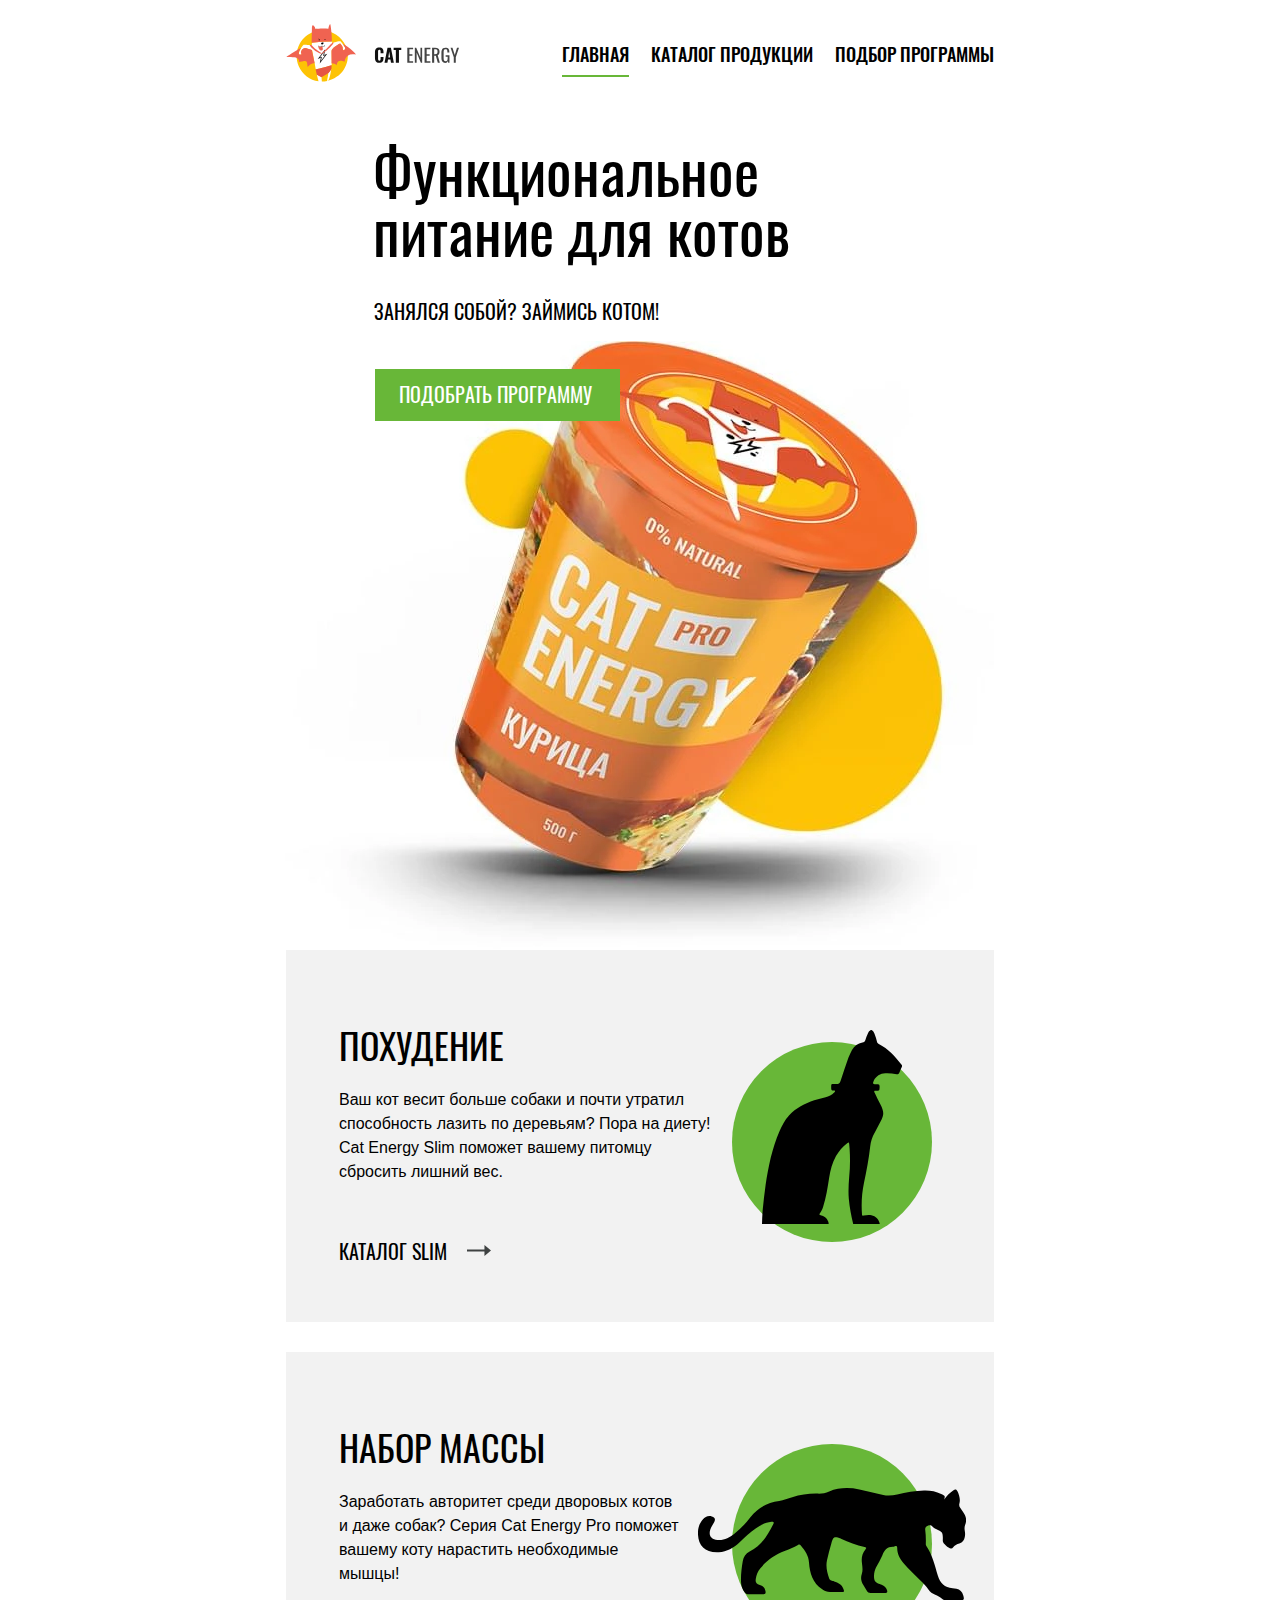
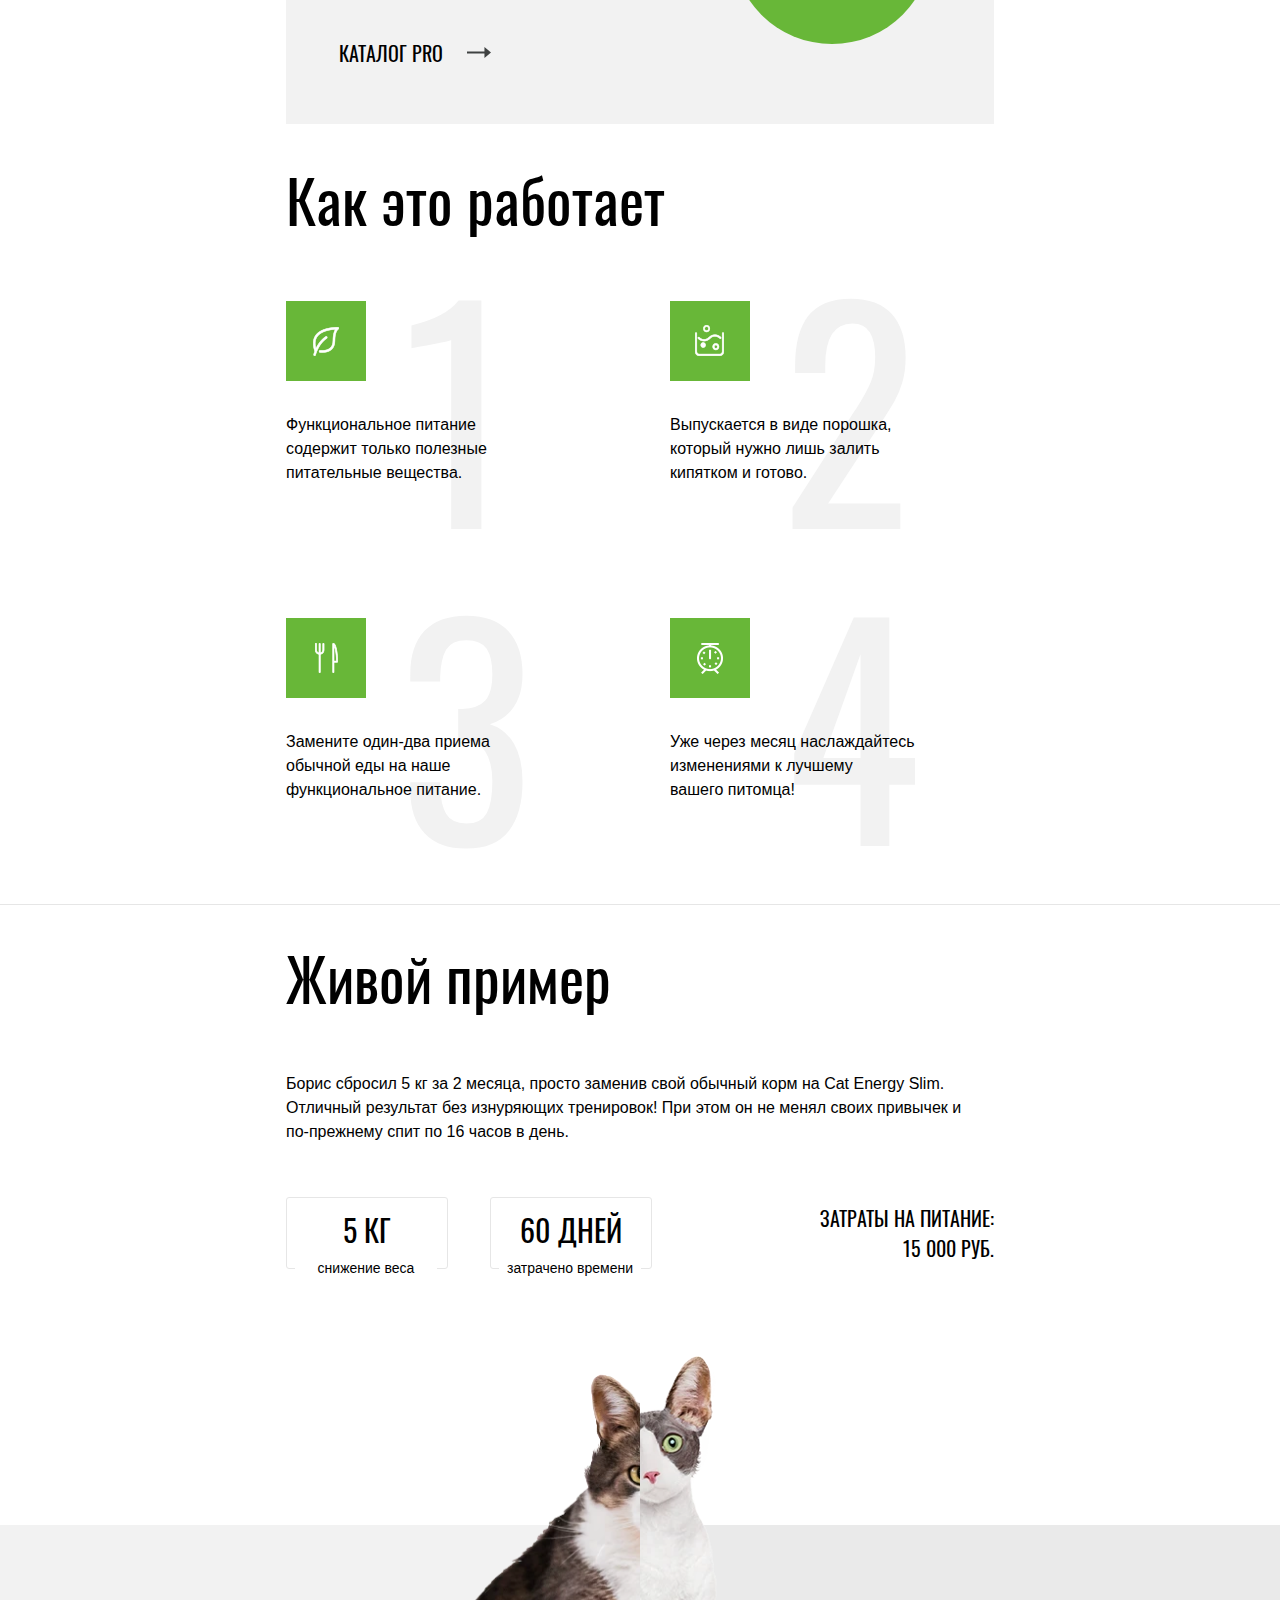
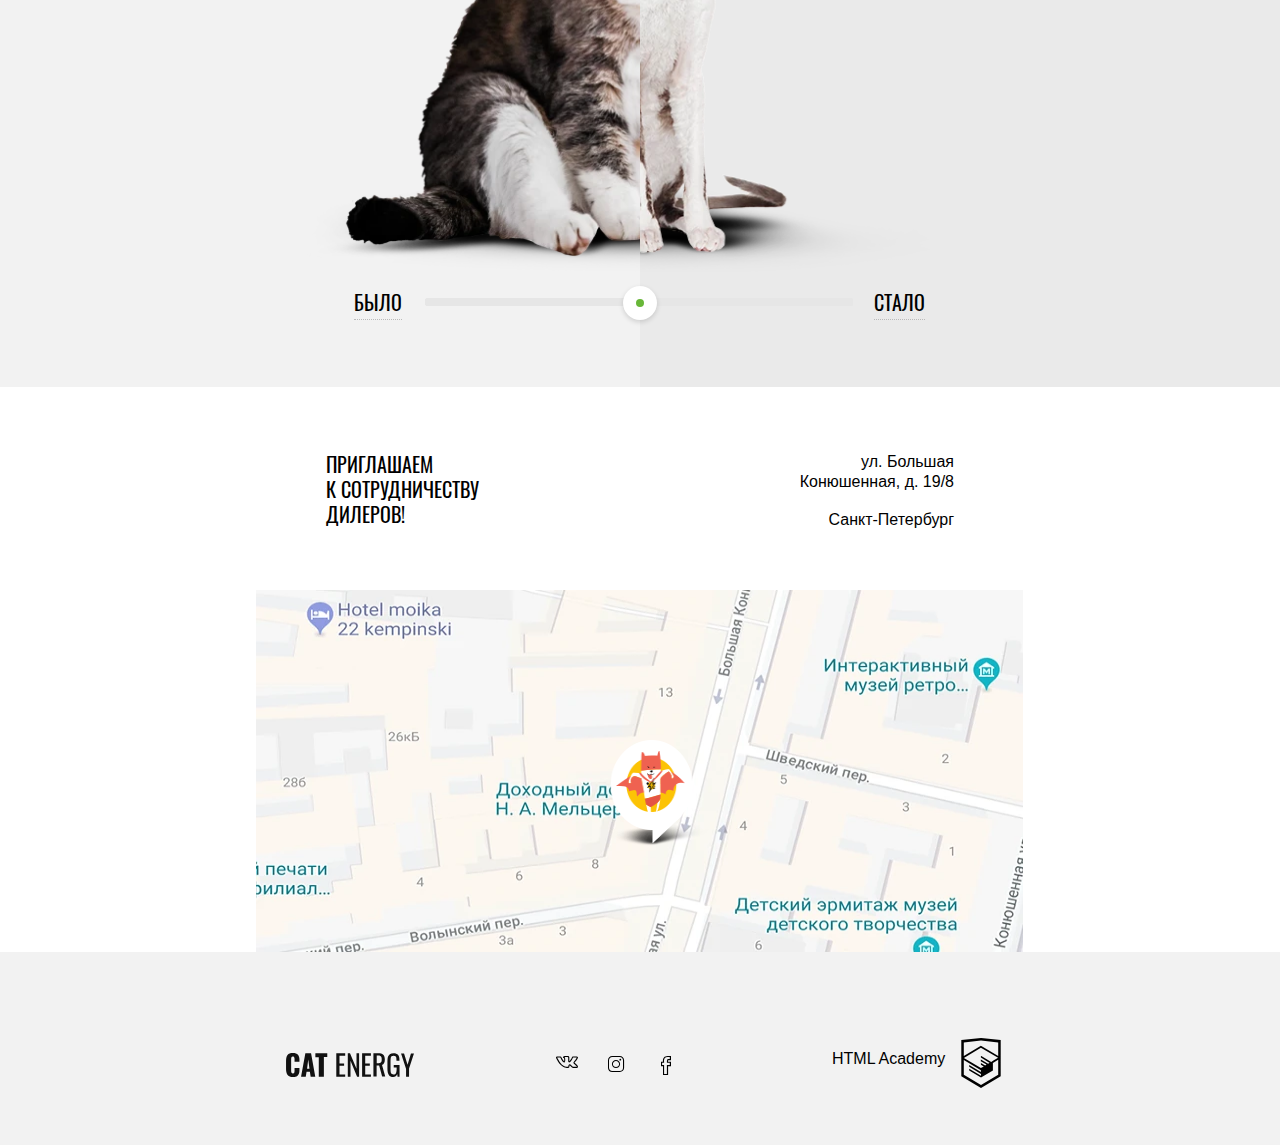
<file: index.html>
<!DOCTYPE html>
<html lang="ru">

<head>
  <meta charset="utf-8">
  <meta name="viewport" content="width=device-width,initial-scale=1">
  <title>Cat Energy: Главная</title>
  <link rel="preload" href="/fonts/oswaldregular.woff2" as="font">
  <link href="css/style.min.css" rel="stylesheet">
  <script>
    document.createElement("picture");

  </script>
  <script src="js/picturefill.js" async=""></script>
</head>

<body>
  <div style="display:none">
    <include src="build/img/sprite.svg"></include>
  </div>
  <div class="header-main-wrapper">
    <header class="header-main-wrapper__header header">
      <div class="header__center-wrapper">
        <a class="header__logo logo">
          <picture>
            <source media="(min-width: 1300px)" srcset="img/logo-desktop.svg">
            <source media="(min-width: 768px)" srcset="img/logo-tablet.svg">
            <img class="logo__img" src="img/logo-mobile.svg" width="191" height="38" alt="Логотип Cat Energy">
          </picture>
        </a>
        <button class="header__toggle toggle" type="button">
          <svg class="toggle__icon-mobile-menu" width="24" height="18">
            <path d="M0 16h24v2H0zm0-8h24v2H0zm0-8h24v2H0z"/>
          </svg>
          <svg class="toggle__icon-close" width="24" height="18">
            <path d="M18 1.3L16.7 0 9 7.7 1.3 0 0 1.3 7.7 9 0 16.7 1.3 18 9 10.3l7.7 7.7 1.3-1.3L10.3 9z"/>
          </svg>
          <span class="visually-hidden">Открыть меню</span>
        </button>
        <nav class="header__main-nav main-nav main-nav--closed main-nav--nojs">
          <ul class="main-nav__list">
            <li class="main-nav__item">
              <a class="main-nav__link main-nav__link--index main-nav__link--active">Главная</a>
            </li>
            <li class="main-nav__item">
              <a class="main-nav__link main-nav__link--index" href="catalog.html">Каталог продукции</a>
            </li>
            <li class="main-nav__item">
              <a class="main-nav__link main-nav__link--index" href="form.html">Подбор программы</a>
            </li>
          </ul>
        </nav>
      </div>
    </header>
    <main class="header-main-wrapper__main main">
      <h1 class="visually-hidden">Интернет-магазин для питания котов «Cat Energy»</h1>
      <section class="first-screen">
        <div class="first-screen__center-wrapper">
          <h2 class="first-screen__title">Функциональное питание для котов</h2>
          <b class="first-screen__slogan">Занялся собой? Займись котом!</b>
          <picture>
            <source type="image/webp" media="(min-width: 1300px)"
              srcset="img/index-can-desktop@1x.webp, img/index-can-desktop@2x.webp 2x">
            <source type="image/webp" media="(min-width: 768px)"
              srcset="img/index-can-tablet@1x.webp, img/index-can-tablet@2x.webp 2x">
            <source type="image/webp" srcset="img/index-can-mobile@1x.webp, img/index-can-mobile@2x.webp 2x">
            <source media="(min-width: 1300px)" srcset="img/index-can-desktop@1x.png, img/index-can-desktop@2x.png 2x">
            <source media="(min-width: 768px)" srcset="img/index-can-tablet@1x.jpg, img/index-can-tablet@2x.jpg 2x">
            <img class="first-screen__img" src="img/index-can-mobile@1x.png" srcset="img/index-can-mobile@2x.png 2x"
              width="280" height="271" alt="Cat Energy с курицей">
          </picture>
          <a class="first-screen__choose-program button button--index" href="form.html">Подобрать программу</a>
        </div>
      </section>
      <section class="categories">
        <div class="categories__center-wrapper">
          <h2 class="visually-hidden">Категории питания</h2>
          <ul class="categories__list">
            <li class="categories__item">
              <h3 class="categories__title">Похудение</h3>
              <p class="categories__description">Ваш кот весит больше собаки и почти утратил способность лазить по
                деревьям? Пора на диету! Cat Energy Slim поможет вашему питомцу сбросить лишний вес.</p>
              <a class="categories__link" href="slim.html">Каталог Slim
                <svg class="categories__svg-arrow-long" viewBox="0 0 24.2 11" width="24" height="11">
                  <path fill="#3f4242" d="M17.6 0l6.6 5.5-6.6 5.5V6.6H0V4.4h17.6z"/>
                </svg>
                <svg class="categories__svg-arrow-verylong" viewBox="0 0 32 11" width="33" height="11">
                  <path fill="#3f4242" d="M25.4 0L32 5.5 25.4 11V6.6H0V4.4h25.4z"/>
                </svg>
              </a>
              <svg class="categories__svg-cat-slim" viewBox="0 0 70 97" width="36" height="49">
                <path d="M54.8 0h-.4c-.7.4-1.1.9-1.4 1.6-.6 1.1-1 2.3-1.3 3.4-.2.8-.7 1.2-1.5 1.3-2.3.4-4 1.7-5.2 3.7-.7 1.3-1.3 2.6-1.8 3.9-1.4 3.7-2.5 7.5-3.8 11.2-.7 1.9-.8 1.9-2.7 1.9-2.3 0-2.1-.4-2.1 2.1 0 .8.2 1.2 1.1 1.2.3 0 .7-.1.8.2.1.3-.2.5-.4.7-1.2 1.3-2.7 2-4.3 2.4-1.9.5-3.8.9-5.7 1.5-4.7 1.6-9.1 3.8-12.6 7.6-2.1 2.3-3.5 5-4.7 7.8-3.8 8.7-5.6 17.8-7 27-.6 4.3-1.1 8.6-1.5 13C.2 92.7 0 94.8 0 97h33.3c.1-.5-.1-.9-.2-1.3-.7-1.8-2.1-2.7-3.8-3.1-.7-.2-.8-.4-.4-.9.7-.9 1.2-2 1.6-3.1 1.6-4.8 2.3-9.8 3.1-14.8.6-3.8 1.5-7.4 3.4-10.8 1.5-2.5 3.3-4.6 5.6-6.4.8-.6.9-.6 1 .4.1.7.1 1.4.2 2.2.3 4.7.3 9.5-.2 14.2-.3 3.7-.5 7.4-.2 11 .4 4.3 1.2 8.4 2.2 12.6h13.3c-.3-2.2-2.1-4-4.2-4.4-1.3-.2-2.5-.1-3.8.2-.6.1-.8 0-.9-.6-.4-5.3-.1-10.6 1-15.8 1.3-6 2.4-12.1 3.1-18.2.3-2.5 1-4.8 2.3-7 1.2-2.1 2.2-4.3 3.4-6.5.9-1.7 1.1-3.4.4-5.2-.3-.7-.5-1.4-.9-2.1-1-2-2-3.9-2.9-5.9-.5-1-.4-1.1.7-1.1 1.6 0 1.6 0 1.7-1.6v-.7c0-.7-.3-1.1-1-1h-1.5c-.7 0-.9-.3-.7-1 .6-2.3 2.8-4.1 5.1-4.4 2.2-.3 4.4 0 6.6.4.6.1 1 0 1.3-.6.4-1 .8-2 1.3-3 .2-.4.2-.8-.1-1.1-3.2-4.2-6.7-8-11.4-10.4-.5-.3-.8-.6-.9-1.1-.3-1.4-.7-2.8-1.3-4.2-.3-.7-.6-1.3-1.4-1.7z"/>
              </svg>
            </li>
            <li class="categories__item">
              <h3 class="categories__title">Набор массы</h3>
              <p class="categories__description">Заработать авторитет среди дворовых котов и&nbsp;даже собак?
                Серия Cat Energy Pro поможет вашему коту нарастить необходимые <span
                  class="categories__pro-span">мышцы!</span>
              </p>
              <a class="categories__link" href="pro.html">Каталог Pro
                <svg class="categories__svg-arrow-long" viewBox="0 0 24.2 11" width="24" height="11">
                  <path fill="#3f4242" d="M17.6 0l6.6 5.5-6.6 5.5V6.6H0V4.4h17.6z"/>
                </svg>
                <svg class="categories__svg-arrow-verylong" viewBox="0 0 32 11" width="33" height="11">
                  <path fill="#3f4242" d="M25.4 0L32 5.5 25.4 11V6.6H0V4.4h25.4z"/>
                </svg>
              </a>
              <svg class="categories__svg-cat-pro" viewBox="0 0 134 56" width="67" height="28">
                <path d="M123.1 5.8c1.2-1.9 2.7-3.4 4.5-4.6 1-.7 1.6-.7 2.2.6.8 1.9 1.5 3.9.9 6-.2.8-.1 1.4.4 2.1.6.8 1.1 1.6 1.6 2.3 1.3 1.9 1.8 3.9.9 6.2-.4 1-.4 2-.2 3.1.2 1 .2 2 0 3-.3 1.6-1.1 2.7-2.7 3.2-1.3.3-2.4.9-3.2 2-.2.3-.5.5-.9.5-1.2.2-4.2-2.5-4.2-3.7v-.6c.1-3.6-.1-3.9-3.4-5.4-.7-.3-1.3-.6-1.8-1.2-.6-.8-1.4-.7-2.3-.4-.8.4-1.4.9-1.3 1.9.3 2.4.4 4.8.3 7.3 0 .3.1.6.2.8 3.1 4.5 4.3 9.8 5.8 14.9 1.2 3.9 3.4 6 7.4 6.3.6 0 1.3.2 1.9.3 1.8.3 2.9 1.5 3.4 3.2.7 2.1.3 2.6-1.8 2.6h-6.5c-.9 0-1.6-.2-2.3-.8-1-1-2.2-1.4-3.4-2-1.3-.6-2.6-1.3-3.4-2.6-1.1-1.7-2.6-3.1-4-4.5-2.8-2.9-5.8-5.7-8.4-8.7-1.9-2.2-3.2-4.6-3.2-7.6 0-.9-.2-1.3-1.2-.9-.3.2-.7.3-1 .3-2.8 0-4.2 1.7-5.2 4.2-.9 2.1-2.1 4.1-3.2 6.2-.5 1.1-1 2.6-1 4.2 0 2.4.6 3.2 2.8 4 1.4.5 2.7 1 3.4 2.4.8 1.6.6 2-1.1 2.1h-6.8c-.9 0-1.5-.3-1.9-1.1l-1.8-3c-1-1.7-1.4-3.4-.7-5.4.6-1.7.3-3.6.1-5.3-.4-2.6 0-4.9 1.7-7 .6-.7.6-1-.4-1.2-4.1-.8-8-2.3-11.8-4.1 0 0-.1 0-.1-.1-3.2-1.2-3.8-1-4.7 2.3-.8 2.8-1.6 5.6-2.2 8.5-.7 3.2.1 6.2 1.1 9.2.4 1.2 1.6 1.1 2.5 1.4 2 .6 3.7 1.4 4.5 3.5.7 1.6.6 1.8-1.1 1.8-1.7 0-3.4-.1-5.2 0-1.6.1-2.8-.5-4.2-1.4-4.8-3.2-6.2-8.1-6.6-13.4-.2-3.3-2-5.9-4.1-8.4-.4-.5-.8-.7-1.4-.3-2.1 1.3-4.5 2.1-6.7 3-4.8 1.8-9 4.6-12.2 8.8-1.2 1.5-1.9 3.2-2.2 5.1-.3 1.8.2 2.6 2 3.1 1.9.6 2.7 1.5 2.9 3.4.1.8-.2 1.2-1 1.2h-8.1c-.6 0-1-.4-1.3-.8-1.3-1.6-1.9-3.5-1.9-5.5-.1-3.5.3-6.9.9-10.3.4-2.1 1.4-3.8 3.4-4.8 5.9-2.8 9-8.1 11.8-13.6.6-1.1.1-1.3-.9-1.2-2.9.3-5.4 1.6-7.7 3.2-3 2.1-5.7 4.6-8.3 7.1-2.9 2.7-6.2 4.6-10.3 4.9C3.1 32.5-.3 28.4 0 21.8c.1-2.3.9-4.4 2.4-6.1 1.2-1.3 2.6-2 4.5-1.5 1.5.4 1.9 1.2 1.3 2.7-.3.6-.7 1.1-1 1.7-.4.6-.8 1.3-1 2-1.1 3 .4 5.1 3.5 5.4 3.3.3 6-1.1 8.5-3.1 3-2.4 5.7-5.2 8-8.3 3.7-4.8 8.5-7.3 14.4-8.1 2.3-.3 4.3-1.3 6.5-1.9 4.1-1.2 8.3-1.9 12.7-1.8 2 .1 3.9-.3 5.8-1.1 4.9-2 10-2 15.1-1 4 .8 8 1.8 11.9 2.8 2.2.5 4.7.3 7-.2 4.4-1 8.9-1.9 13.4-2 3-.1 5.9.4 8.6 1.7 2 .9 2 .9 1.5 2.8z"/>
              </svg>
            </li>
          </ul>
        </div>
      </section>
      <section class="features">
        <div class="features__center-wrapper">
          <h2 class="features__title">Как это работает</h2>
          <ul class="features__list">
            <li class="features__item features__item--leaf">
              <p class="features__description">
                Функциональное питание содержит только полезные питательные вещества.
              </p>
            </li>
            <li class="features__item features__item--powder">
              <p class="features__description">
                Выпускается в виде порошка, который нужно лишь залить кипятком и готово.
              </p>
            </li>
            <li class="features__item features__item--dining">
              <p class="features__description">
                Замените один-два приема обычной еды на наше функциональное питание.
              </p>
            </li>
            <li class="features__item features__item--clock">
              <p class="features__description">
                Уже через месяц наслаждайтесь изменениями к лучшему вашего&nbsp;питомца!
              </p>
            </li>
          </ul>
        </div>
      </section>
      <section class="before-after">
        <div class="before-after__wrapper">
          <div class="before-after__center-wrapper">
            <h2 class="before-after__title">Живой пример</h2>
            <p class="before-after__description">Борис сбросил 5 кг за 2 месяца, просто заменив свой обычный корм на Cat
              Energy Slim. Отличный результат без изнуряющих тренировок! При этом он не менял своих привычек и
              по-прежнему
              спит по 16 часов в день.</p>
            <ul class="before-after__stats-list">
              <li class="before-after__stats-item">
                <p class="before-after__stats-value">5 кг</p>
                <p class="before-after__stats-field">снижение веса</p>
              </li>
              <li class="before-after__stats-item">
                <p class="before-after__stats-value">60 дней</p>
                <p class="before-after__stats-field">затрачено времени</p>
              </li>
            </ul>
            <p class="before-after__sum">Затраты на питание: <span class="before-after__sum-rouble">15&nbsp;000
                руб.</span>
            </p>
          </div>
          <div class="before-after__slider-cat slider-cat">
            <input class="visually-hidden" type="radio" id="cat-one" name="toggle" checked="">
            <input class="visually-hidden" type="radio" id="cat-two" name="toggle">
            <div class="slider-cat__img-wrapper">
              <div class="sliper-cat__img-before-wrapper">
                <picture>
                  <source type="image/webp" media="(min-width: 1300px)"
                    srcset="img/before-desktop@1x.webp, img/before-desktop@2x.webp 2x">
                  <source type="image/webp" media="(min-width: 768px)"
                    srcset="img/before-tablet@1x.webp, img/before-tablet@2x.webp 2x">
                  <source type="image/webp" srcset="img/before-mobile@1x.webp, img/before-mobile@2x.webp 2x">
                  <source media="(min-width: 1300px)" srcset="img/before-desktop@1x.png">
                  <source media="(min-width: 768px)" srcset="img/before-tablet@1x.png, img/before-tablet@2x.png 2x">
                  <img class="sliper-cat__img-before" src="img/before-mobile@1x.png"
                    srcset="img/before-mobile@2x.png 2x" width="320" height="250" alt="Кот до">
                </picture>
              </div>
              <div class="sliper-cat__img-after-wrapper">
                <picture>
                  <source type="image/webp" media="(min-width: 1300px)"
                    srcset="img/after-desktop@1x.png, img/after-desktop@2x.webp 2x">
                  <source type="image/webp" media="(min-width: 768px)"
                    srcset="img/after-tablet@1x.webp, img/after-tablet@2x.webp 2x">
                  <source type="image/webp" srcset="img/after-mobile@1x.webp, img/after-mobile@1x.webp 2x">
                  <source media="(min-width: 1300px)" srcset="img/after-desktop@1x.png, img/after-desktop@2x.png 2x">
                  <source media="(min-width: 768px)" srcset="img/after-tablet@1x.png, img/after-tablet@2x.png 2x">
                  <img class="sliper-cat__img-after" src="img/after-mobile@1x.png" srcset="img/after-mobile@2x.png 2x"
                    width="320" height="250" alt="Кот после">
                </picture>
              </div>
            </div>
            <div class="slider-cat__controls">
              <label class="slider-cat__label slider-cat__label--left" for="cat-one" tabindex="0">Было</label>
              <label class="slider-cat__label slider-cat__label--right" for="cat-two" tabindex="0">Стало</label>
              <div class="slider-cat__scale">
                <div class="slider-cat__toggle"></div>
              </div>
            </div>
          </div>
        </div>
      </section>
      <section class="contacts">
        <h2 class="visually-hidden">Контакты</h2>
        <div class="contacts__address address address--index">
          <div class="address__wrapper">
            <b class="address__slogan">Приглашаем к&nbsp;сотрудничеству дилеров!</b>
            <address class="address__street-house">ул. Большая Конюшенная, д.&nbsp;19/8
              <span class="address__city">Санкт-Петербург</span>
            </address>
          </div>
        </div>
        <div class="contacts__map map">
          <iframe class="map__google-map"
            src="https://www.google.com/maps/embed?pb=!1m18!1m12!1m3!1d1998.6037999040354!2d30.322010416394033!3d59.938716271971415!2m3!1f0!2f0!3f0!3m2!1i1024!2i768!4f13.1!3m3!1m2!1s0x4696310fca5ba729%3A0xea9c53d4493c879f!2sBolshaya+Konyushennaya+ul.%2C+19%2C+Sankt-Peterburg%2C+Russia%2C+191186!5e0!3m2!1sen!2s!4v1441888483426"
            allowfullscreen="">
          </iframe>
          <div class="map__center-wrapper">
            <picture>
              <source type="image/webp" media="(min-width: 1300px)"
                srcset="img/bg-map-desktop@1x.webp, img/bg-map-desktop@2x.webp 2x">
              <source type="image/webp" media="(min-width: 768px)"
                srcset="img/bg-map-tablet@1x.webp, img/bg-map-tablet@2x.webp 2x">
              <source type="image/webp" srcset="img/bg-map-mobile@1x.webp, img/bg-map-mobile@2x.webp 2x">
              <source media="(min-width: 1300px)" srcset="img/bg-map-desktop@1x.png, img/bg-map-desktop@2x.png 2x">
              <source media="(min-width: 768px)" srcset="img/bg-map-tablet@1x.png, img/bg-map-tablet@2x.png 2x">
              <img class="map__img" src="img/bg-map-mobile@1x.png" srcset="img/bg-map-mobile@2x.png 2x" width="320"
                height="362" alt="г.Санкт-Петербург, ул.Большая Конюшенная, д.19/8">
            </picture>
            <picture>
              <source media="(min-width: 768px)" srcset="img/map-pin-tablet.png">
              <source type="image/webp" srcset="img/map-pin-mobile.webp">
              <source media="(min-width: 768px)" srcset="img/map-pin-tablet.png">
              <img class="map__pointer" src="img/map-pin-mobile.png" width="55" height="53" alt="Указатель">
            </picture>
          </div>
        </div>
      </section>
    </main>
  </div>
  <footer class="footer">
    <div class="footer__center-wrapper">
      <a class="footer__logo logo--footer">
        <img class="logo__image" src="img/logo-footer.svg" width="128" height="24" alt="Логотип Cat Energy">
      </a>
      <ul class="footer__social-media-list social-media-list">
        <li class="social-media-list__item">
          <a class="social-media-list__link" href="#">
            <span class="visually-hidden">Вконтакте</span>
            <svg class="social-media-list__svg social-media-list__svg--vk" width="30" height="16">
              <path d="M17.6 12c-.3 0-.9-.1-1.5-.5-.5-.3-.9-.7-1.3-1.2-.3-.3-.9-.9-1.1-.9-.2.1-.4.7-.3 1.2 0 .1 0 .6-.3.9-.3.3-.8.4-.9.4h-1.4c-.7 0-3.2-.2-5.4-2.3C2.5 7.1.2 2.2.1 2 0 1.6-.1 1.2.2.9s.8-.4 1-.4h3.1c.1 0 .4.1.7.3.3.2.4.5.5.6.7 1.5 1.5 2.8 2.6 4 .1-.4.2-1.4.1-2.3 0-.4-.1-.8-.2-1-.1-.1-.3-.2-.5-.2l-.6-.5c0-.5.5-.9.9-1.1.5-.2 1.3-.3 2.3-.3h.5c.9 0 1.2.1 1.6.1 1.2.3 1.2 1.3 1.1 2.5v1.6c0 .3 0 .8.1 1 .2-.1.6-.5 1.5-1.9.6-.9 1-1.9 1.1-2.1.1-.3.4-.7 1.2-.7h3.4c.7 0 1.2.2 1.3.7.2.5.1 1.3-1.7 3.5-.3.3-.5.6-.7.9-.5.4-.9 1-.9 1.1s.5.5.9.9c1.1.9 1.9 1.7 2.2 2.3.4.6.3 1 .2 1.3-.3.7-1.2.7-1.4.8h-2.9zm-3.9-3.7c.7 0 1.2.6 1.8 1.2.4.4.7.8 1.1 1 .5.3 1 .3 1 .3h2.9c.1 0 .3-.1.4-.1 0 0 0-.1-.1-.1-.3-.5-1-1.3-2-2.1-.9-.7-1.3-1.1-1.4-1.7 0-.6.4-1.1 1.2-2.1.2-.2.4-.5.7-.8 1.1-1.4 1.4-2 1.5-2.3h-3.9c0 .4-.5 1.5-1.1 2.4-1.4 2.1-2 2.4-2.5 2.4-.1 0-.3 0-.4-.1-.7-.4-.7-1.4-.7-2.1V2.6c.1-1.3 0-1.3-.3-1.4-.3-.1-.5-.1-1.4-.1H10c-.5 0-1 0-1.4.1l.2.2c.4.5.4 1.5.4 1.7.1 1.3 0 2.9-.7 3.3-.1 0-.2.1-.4.1-.6 0-1.3-.7-2.5-2.5C5 2.9 4.5 1.8 4.5 1.8s0-.1-.1-.1-.2-.1-.2-.1h-3c.4.9 2.5 5 4.8 7.2 2 1.9 4.3 2 4.7 2h1.4s.2 0 .2-.1v-.1c0-.2 0-2 1.2-2.3h.2z"/>
            </svg>
          </a>
        </li>
        <li class="social-media-list__item ">
          <a class="social-media-list__link" href="#">
            <span class="visually-hidden">Instagram</span>
            <svg class="social-media-list__svg social-media-list__svg--insta" width="23" height="23">
              <path d="M11.8 1C13.6 1 15 2.4 15 4.2v7.7c0 1.7-1.4 3.1-3.1 3.1H4.2C2.4 15 1 13.6 1 11.8V4.2C1 2.4 2.4 1 4.2 1h7.6m0-1H4.2C1.9 0 0 1.9 0 4.2v7.7C0 14.1 1.9 16 4.2 16h7.7c2.3 0 4.2-1.9 4.2-4.2V4.2C16 1.9 14.1 0 11.8 0z"/><path  d="M8 4.9c1.7 0 3.1 1.4 3.1 3.1S9.7 11.1 8 11.1 4.9 9.7 4.9 8 6.3 4.9 8 4.9m0-1C5.7 3.9 3.9 5.7 3.9 8s1.8 4.1 4.1 4.1 4.1-1.8 4.1-4.1S10.3 3.9 8 3.9z"/><circle cx="12.3" cy="3.7" r=".9" />
            </svg>
          </a>
        </li>
        <li class="social-media-list__item">
          <a class="social-media-list__link" href="#">
            <span class="visually-hidden">Facebook</span>
            <svg class="social-media-list__svg social-media-list__svg--fb" width="10" height="19">
              <path d="M7.1 19H2v-8.8H0V5.8h1.9c-.1-2 .2-3.4 1.1-4.4C3.8.5 5 .1 6.5 0H10v4.2H7.2c-.1.2-.2.8-.2 1.6h3v4.4H7.1V19zm-4-1h2.8V9.1h2.9V6.8H5.9v-.5c0-1.4 0-2.6.7-3.1l.1-.1h2.1V1H6.5c-1.2.1-2 .4-2.6 1-.8.8-1 2.3-.8 4.2l.1.6H1.1v2.3h2V18z"/>
            </svg>
          </a>
        </li>
      </ul>
      <div class="footer__design design">
        <a class="design__link" href="https://htmlacademy.ru">HTML Academy
        </a>
        <a class="design__logo" href="https://htmlacademy.ru">
          <span class="visually-hidden">Logo HTML Academy</span>
          <svg class="design__svg" width="14" height="18">
            <path d="M30.2 5H30L10.3 7.1v36.2L30 55l19.7-11.7V7.1L30.2 5zm17 36.8L30 52 12.8 41.8V27l17.1 10.2V39l-11.7-7v1.8L30 40.9v1.9l-11.8-7v1.8l11.8 7 11.9-7.1v-7.6l5.3-3.2v15.1zm-.1-17l-4.7 2.8-2.2 1.3-10.3-6.1v1.8l8.8 5.3h-.1l-.2.1-1.3.7-7.3-4.3v1.8l5.8 3.4-1.4.9-4.3-2.6v1.8l2.9 1.7-2.9 1.7-17-10.1 17-10.2 17.2 10zm.1-1.8L29.9 12.8 12.8 23V9.4L30 7.6l17.2 1.8V23z"/>
          </svg>
        </a>
      </div>
    </div>
  </footer>

  <script src="js/app.js"></script>
</body>

</html>
</file>
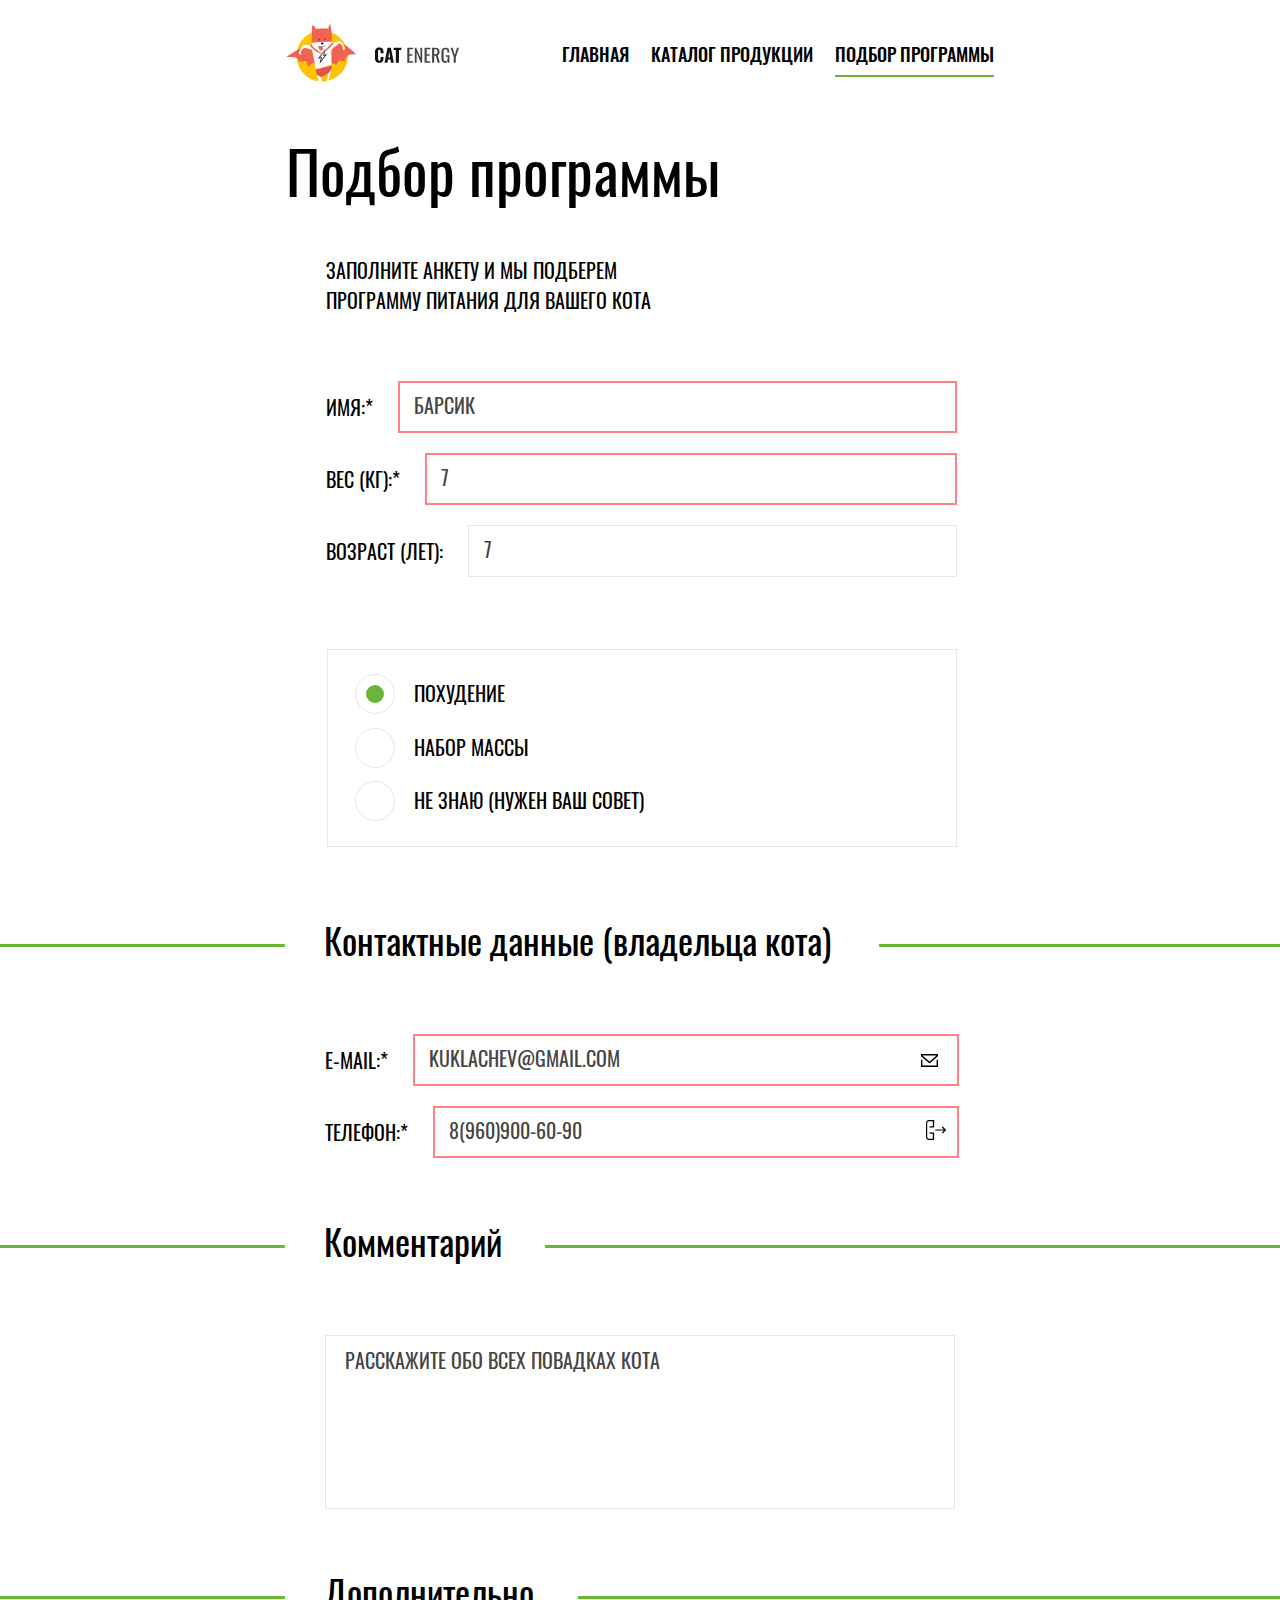
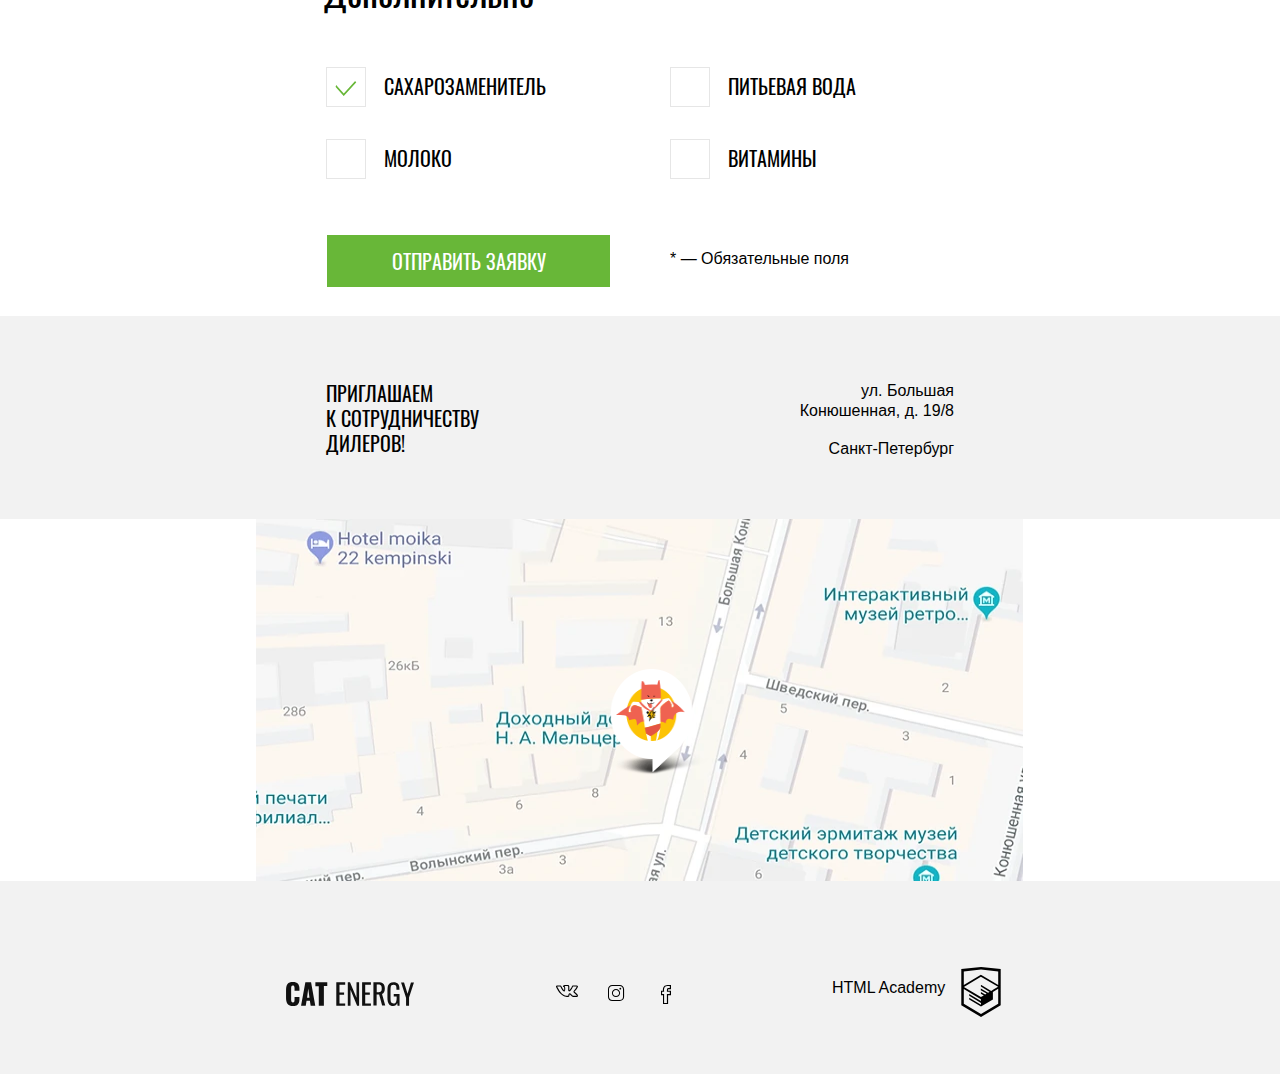
<file: form.html>
<!DOCTYPE html>
<html lang="ru">

<head>
  <meta charset="utf-8">
  <meta name="viewport" content="width=device-width,initial-scale=1">
  <title>Cat Energy: Форма</title>
  <link rel="preload" href="/fonts/oswaldregular.woff2" as="font">
  <link href="css/style.min.css" rel="stylesheet">
  <script>
    document.createElement("picture");

  </script>
  <script src="js/picturefill.js" async=""></script>
</head>

<body>
  <div style="display:none">
    <include src="build/img/sprite.svg"></include>
  </div>
  <header class="header">
    <div class="header__center-wrapper">
      <a class="header__logo logo logo--enable" href="index.html">
        <picture>
          <source media="(min-width: 1300px)" srcset="img/logo-desktop.svg">
          <source media="(min-width: 768px)" srcset="img/logo-tablet.svg">
          <img class="logo__img" src="img/logo-mobile.svg" width="191" height="38" alt="Логотип Cat Energy">
        </picture>
      </a>
      <button class="header__toggle toggle" type="button">
        <svg class="toggle__icon-mobile-menu" width="24" height="18">
          <path d="M0 16h24v2H0zm0-8h24v2H0zm0-8h24v2H0z"/>
        </svg>
        <svg class="toggle__icon-close" width="24" height="18">
          <path d="M18 1.3L16.7 0 9 7.7 1.3 0 0 1.3 7.7 9 0 16.7 1.3 18 9 10.3l7.7 7.7 1.3-1.3L10.3 9z"/>
        </svg>
        <span class="visually-hidden">Открыть меню</span>
      </button>
      <nav class="header__main-nav main-nav main-nav--closed main-nav--nojs">
        <ul class="main-nav__list">
          <li class="main-nav__item">
            <a class="main-nav__link" href="index.html">Главная</a>
          </li>
          <li class="main-nav__item">
            <a class="main-nav__link" href="catalog.html">Каталог продукции</a>
          </li>
          <li class="main-nav__item">
            <a class="main-nav__link main-nav__link--active">Подбор программы</a>
          </li>
        </ul>
      </nav>
    </div>
  </header>
  <main class="form-page">
    <form class="form" method="get" action="https://echo.htmlacademy.ru">
      <div class="form__center-wrapper">
        <h1 class="form__title">Подбор программы</h1>
        <div class="form__profile-program-wrapper">
          <div class="form__profile profile">
            <p class="profile__description">Заполните анкету и мы подберем
              программу питания для вашего кота
            </p>
            <ul class="profile__list">
              <li class="profile__item">
                <label class="profile__label">Имя:*
                  <input class="profile__input" id="user-name" type="text" name="login" value="" placeholder="Барсик"
                    required="">
                </label>
              </li>
              <li class="profile__item">
                <label class="profile__label">Вес&nbsp;(кг):*
                  <input class="profile__input" id="user-weight" type="text" name="weight" value="" placeholder="7"
                    required="">
                </label>
              </li>
              <li class="profile__item">
                <label class="profile__label">Возраст&nbsp;(лет):
                  <input class="profile__input" id="user-age" type="text" name="age" value="" placeholder="7">
                </label>
              </li>
            </ul>
          </div>
          <div class="form__program-categories program-categories">
            <ul class="program-categories__list">
              <li class="program-categories__item">
                <input class="program-categories__input visually-hidden" type="radio" name="categories" value="slim"
                  id="categories-slim" tabindex="0" aria-label="Похудение" checked="">
                <label class="program-categories__label" for="categories-slim">Похудение</label>
              </li>
              <li class="program-categories__item">
                <input class="program-categories__input visually-hidden" type="radio" name="categories" value="plump"
                  id="categories-plump" tabindex="0" aria-label="Похудение">
                <label class="program-categories__label" for="categories-plump">Набор массы</label>
              </li>
              <li class="program-categories__item">
                <input class="program-categories__input visually-hidden" type="radio" name="categories"
                  value="dont-know" id="categories-dont-know" tabindex="0" aria-label="Не знаю (нужен ваш совет)">
                <label class="program-categories__label" for="categories-dont-know">Не знаю (нужен ваш совет)</label>
              </li>
            </ul>
          </div>
        </div>
        <div class="form__personal-info personal-info">
          <h2 class="personal-info__title"><span class="personal-info__title-wrapper">Контактные данные (владельца
              кота)</span></h2>
          <ul class="personal-info__list">
            <li class="personal-info__item">
              <label class="personal-info__label personal-info__label--mail">
                E&#8209;mail:*
                <input class="personal-info__input personal-info__input--mail" id="user-mail" type="email" name="mail"
                  value="" placeholder="kuklachev@gmail.com" required="">
              </label>
            </li>
            <li class="personal-info__item">
              <label class="personal-info__label personal-info__label--phone">Телефон:*
                <input class="personal-info__input personal-info__input--phone" id="user-phone" type="tel"
                  pattern="8[(]{1}[0-9]{3}[)]{1}[0-9]{3}-[0-9]{2}-[0-9]{2}" name="phone" value=""
                  placeholder="8(960)900-60-90" required="">
              </label>
            </li>
          </ul>
        </div>
        <div class="form__user-message user-message">
          <h2 class="user-message__title"><span class="user-message__title-wrapper">Комментарий</span></h2>
          <textarea class="user-message__text-area" id="user-message" name="message"
            placeholder="Расскажите обо всех повадках кота" rows="4"></textarea>
        </div>
        <div class="form__additional-goods-chekbox additional-goods-chekbox">
          <h2 class="additional-goods-chekbox__title"><span
              class="additional-goods-chekbox__title-wrapper">Дополнительно</span></h2>
          <ul class="additional-goods-chekbox__list">
            <li class="additional-goods-chekbox__item">
              <input class="additional-goods-chekbox__input visually-hidden" type="checkbox" name="good" value="sugar"
                id="good-sugar" tabindex="0" aria-label="Сахарозаменитель" checked>
              <label class="additional-goods-chekbox__label" for="good-sugar">Сахарозаменитель</label>
            </li>
            <li class="additional-goods-chekbox__item">
              <input class="additional-goods-chekbox__input visually-hidden" type="checkbox" name="good" value="water"
                id="good-water" tabindex="0" aria-label="Питьевая вода">
              <label class="additional-goods-chekbox__label" for="good-water">Питьевая вода</label>
            </li>
            <li class="additional-goods-chekbox__item">
              <input class="additional-goods-chekbox__input visually-hidden" type="checkbox" name="good" value="milk"
                id="good-milk" tabindex="0" aria-label="Молоко">
              <label class="additional-goods-chekbox__label" for="good-milk">Молоко</label>
            </li>
            <li class="additional-goods-chekbox__item">
              <input class="additional-goods-chekbox__input visually-hidden" type="checkbox" name="good"
                value="vitamins" id="good-vitamins" tabindex="0" aria-label="Витамины">
              <label class="additional-goods-chekbox__label" for="good-vitamins">Витамины</label>
            </li>
          </ul>
        </div>
        <div class="form__button-info-wrapper">
          <button class="form__button button" type="submit">Отправить заявку</button>
          <p class="form__field-info">
            * — Обязательные поля
          </p>
        </div>
      </div>
    </form>
    <section class="contacts">
      <h2 class="visually-hidden">Контакты</h2>
      <div class="contacts__address address">
        <div class="address__wrapper">
          <b class="address__slogan">Приглашаем к&nbsp;сотрудничеству дилеров!</b>
          <address class="address__street-house">ул. Большая Конюшенная, д.&nbsp;19/8
            <span class="address__city">Санкт-Петербург</span>
          </address>
        </div>
      </div>
      <div class="contacts__map map">
        <iframe class="map__google-map"
          src="https://www.google.com/maps/embed?pb=!1m18!1m12!1m3!1d1998.6037999040354!2d30.322010416394033!3d59.938716271971415!2m3!1f0!2f0!3f0!3m2!1i1024!2i768!4f13.1!3m3!1m2!1s0x4696310fca5ba729%3A0xea9c53d4493c879f!2sBolshaya+Konyushennaya+ul.%2C+19%2C+Sankt-Peterburg%2C+Russia%2C+191186!5e0!3m2!1sen!2s!4v1441888483426"
          allowfullscreen>
        </iframe>
        <div class="map__center-wrapper">
          <picture>
            <source type="image/webp" media="(min-width: 1300px)"
              srcset="img/bg-map-desktop@1x.webp, img/bg-map-desktop@2x.webp 2x">
            <source type="image/webp" media="(min-width: 768px)"
              srcset="img/bg-map-tablet@1x.webp, img/bg-map-tablet@2x.webp 2x">
            <source type="image/webp" srcset="img/bg-map-mobile@1x.webp, img/bg-map-mobile@1x.webp 2x">
            <source media="(min-width: 1300px)" srcset="img/bg-map-desktop@1x.png, img/bg-map-desktop@2x.png 2x">
            <source media="(min-width: 768px)" srcset="img/bg-map-tablet@1x.png, img/bg-map-tablet@2x.png 2x">
            <img class="map__img" src="img/bg-map-mobile@1x.png" srcset="img/bg-map-mobile@2x.png 2x" width="320"
              height="362" alt="г.Санкт-Петербург, ул.Большая Конюшенная, д.19/8">
          </picture>
          <picture>
            <source media="(min-width: 768px)" srcset="img/map-pin-tablet.png">
            <source type="image/webp" srcset="img/map-pin-mobile.webp">
            <source media="(min-width: 768px)" srcset="img/map-pin-tablet.png">
            <img class="map__pointer" src="img/map-pin-mobile.png" width="55" height="53" alt="Указатель">
          </picture>
        </div>
      </div>
    </section>
  </main>
  <footer class="footer">
    <div class="footer__center-wrapper">
      <a class="footer__logo logo--footer logo--enable" href="index.html">
        <img class="logo__image" src="img/logo-footer.svg" width="128" height="24" alt="Логотип Cat Energy">
      </a>
      <ul class="footer__social-media-list social-media-list">
        <li class="social-media-list__item">
          <a class="social-media-list__link" href="#">
            <span class="visually-hidden">Вконтакте</span>
            <svg class="social-media-list__svg social-media-list__svg--vk" width="30" height="16">
              <path d="M17.6 12c-.3 0-.9-.1-1.5-.5-.5-.3-.9-.7-1.3-1.2-.3-.3-.9-.9-1.1-.9-.2.1-.4.7-.3 1.2 0 .1 0 .6-.3.9-.3.3-.8.4-.9.4h-1.4c-.7 0-3.2-.2-5.4-2.3C2.5 7.1.2 2.2.1 2 0 1.6-.1 1.2.2.9s.8-.4 1-.4h3.1c.1 0 .4.1.7.3.3.2.4.5.5.6.7 1.5 1.5 2.8 2.6 4 .1-.4.2-1.4.1-2.3 0-.4-.1-.8-.2-1-.1-.1-.3-.2-.5-.2l-.6-.5c0-.5.5-.9.9-1.1.5-.2 1.3-.3 2.3-.3h.5c.9 0 1.2.1 1.6.1 1.2.3 1.2 1.3 1.1 2.5v1.6c0 .3 0 .8.1 1 .2-.1.6-.5 1.5-1.9.6-.9 1-1.9 1.1-2.1.1-.3.4-.7 1.2-.7h3.4c.7 0 1.2.2 1.3.7.2.5.1 1.3-1.7 3.5-.3.3-.5.6-.7.9-.5.4-.9 1-.9 1.1s.5.5.9.9c1.1.9 1.9 1.7 2.2 2.3.4.6.3 1 .2 1.3-.3.7-1.2.7-1.4.8h-2.9zm-3.9-3.7c.7 0 1.2.6 1.8 1.2.4.4.7.8 1.1 1 .5.3 1 .3 1 .3h2.9c.1 0 .3-.1.4-.1 0 0 0-.1-.1-.1-.3-.5-1-1.3-2-2.1-.9-.7-1.3-1.1-1.4-1.7 0-.6.4-1.1 1.2-2.1.2-.2.4-.5.7-.8 1.1-1.4 1.4-2 1.5-2.3h-3.9c0 .4-.5 1.5-1.1 2.4-1.4 2.1-2 2.4-2.5 2.4-.1 0-.3 0-.4-.1-.7-.4-.7-1.4-.7-2.1V2.6c.1-1.3 0-1.3-.3-1.4-.3-.1-.5-.1-1.4-.1H10c-.5 0-1 0-1.4.1l.2.2c.4.5.4 1.5.4 1.7.1 1.3 0 2.9-.7 3.3-.1 0-.2.1-.4.1-.6 0-1.3-.7-2.5-2.5C5 2.9 4.5 1.8 4.5 1.8s0-.1-.1-.1-.2-.1-.2-.1h-3c.4.9 2.5 5 4.8 7.2 2 1.9 4.3 2 4.7 2h1.4s.2 0 .2-.1v-.1c0-.2 0-2 1.2-2.3h.2z"/>
            </svg>
          </a>
        </li>
        <li class="social-media-list__item ">
          <a class="social-media-list__link" href="#">
            <span class="visually-hidden">Instagram</span>
            <svg class="social-media-list__svg social-media-list__svg--insta" width="23" height="23">
              <path d="M11.8 1C13.6 1 15 2.4 15 4.2v7.7c0 1.7-1.4 3.1-3.1 3.1H4.2C2.4 15 1 13.6 1 11.8V4.2C1 2.4 2.4 1 4.2 1h7.6m0-1H4.2C1.9 0 0 1.9 0 4.2v7.7C0 14.1 1.9 16 4.2 16h7.7c2.3 0 4.2-1.9 4.2-4.2V4.2C16 1.9 14.1 0 11.8 0z"/><path  d="M8 4.9c1.7 0 3.1 1.4 3.1 3.1S9.7 11.1 8 11.1 4.9 9.7 4.9 8 6.3 4.9 8 4.9m0-1C5.7 3.9 3.9 5.7 3.9 8s1.8 4.1 4.1 4.1 4.1-1.8 4.1-4.1S10.3 3.9 8 3.9z"/><circle cx="12.3" cy="3.7" r=".9" />
            </svg>
          </a>
        </li>
        <li class="social-media-list__item">
          <a class="social-media-list__link" href="#">
            <span class="visually-hidden">Facebook</span>
            <svg class="social-media-list__svg social-media-list__svg--fb" width="10" height="19">
              <path d="M7.1 19H2v-8.8H0V5.8h1.9c-.1-2 .2-3.4 1.1-4.4C3.8.5 5 .1 6.5 0H10v4.2H7.2c-.1.2-.2.8-.2 1.6h3v4.4H7.1V19zm-4-1h2.8V9.1h2.9V6.8H5.9v-.5c0-1.4 0-2.6.7-3.1l.1-.1h2.1V1H6.5c-1.2.1-2 .4-2.6 1-.8.8-1 2.3-.8 4.2l.1.6H1.1v2.3h2V18z"/>
            </svg>
          </a>
        </li>
      </ul>
      <div class="footer__design design">
        <a class="design__link" href="https://htmlacademy.ru">HTML Academy
        </a>
        <a class="design__logo" href="https://htmlacademy.ru">
          <span class="visually-hidden">Logo HTML Academy</span>
          <svg class="design__svg" width="14" height="18">
            <path d="M30.2 5H30L10.3 7.1v36.2L30 55l19.7-11.7V7.1L30.2 5zm17 36.8L30 52 12.8 41.8V27l17.1 10.2V39l-11.7-7v1.8L30 40.9v1.9l-11.8-7v1.8l11.8 7 11.9-7.1v-7.6l5.3-3.2v15.1zm-.1-17l-4.7 2.8-2.2 1.3-10.3-6.1v1.8l8.8 5.3h-.1l-.2.1-1.3.7-7.3-4.3v1.8l5.8 3.4-1.4.9-4.3-2.6v1.8l2.9 1.7-2.9 1.7-17-10.1 17-10.2 17.2 10zm.1-1.8L29.9 12.8 12.8 23V9.4L30 7.6l17.2 1.8V23z"/>
          </svg>
        </a>
      </div>
    </div>
  </footer>

  <script src="js/app.js"></script>
</body>

</html>
</file>
